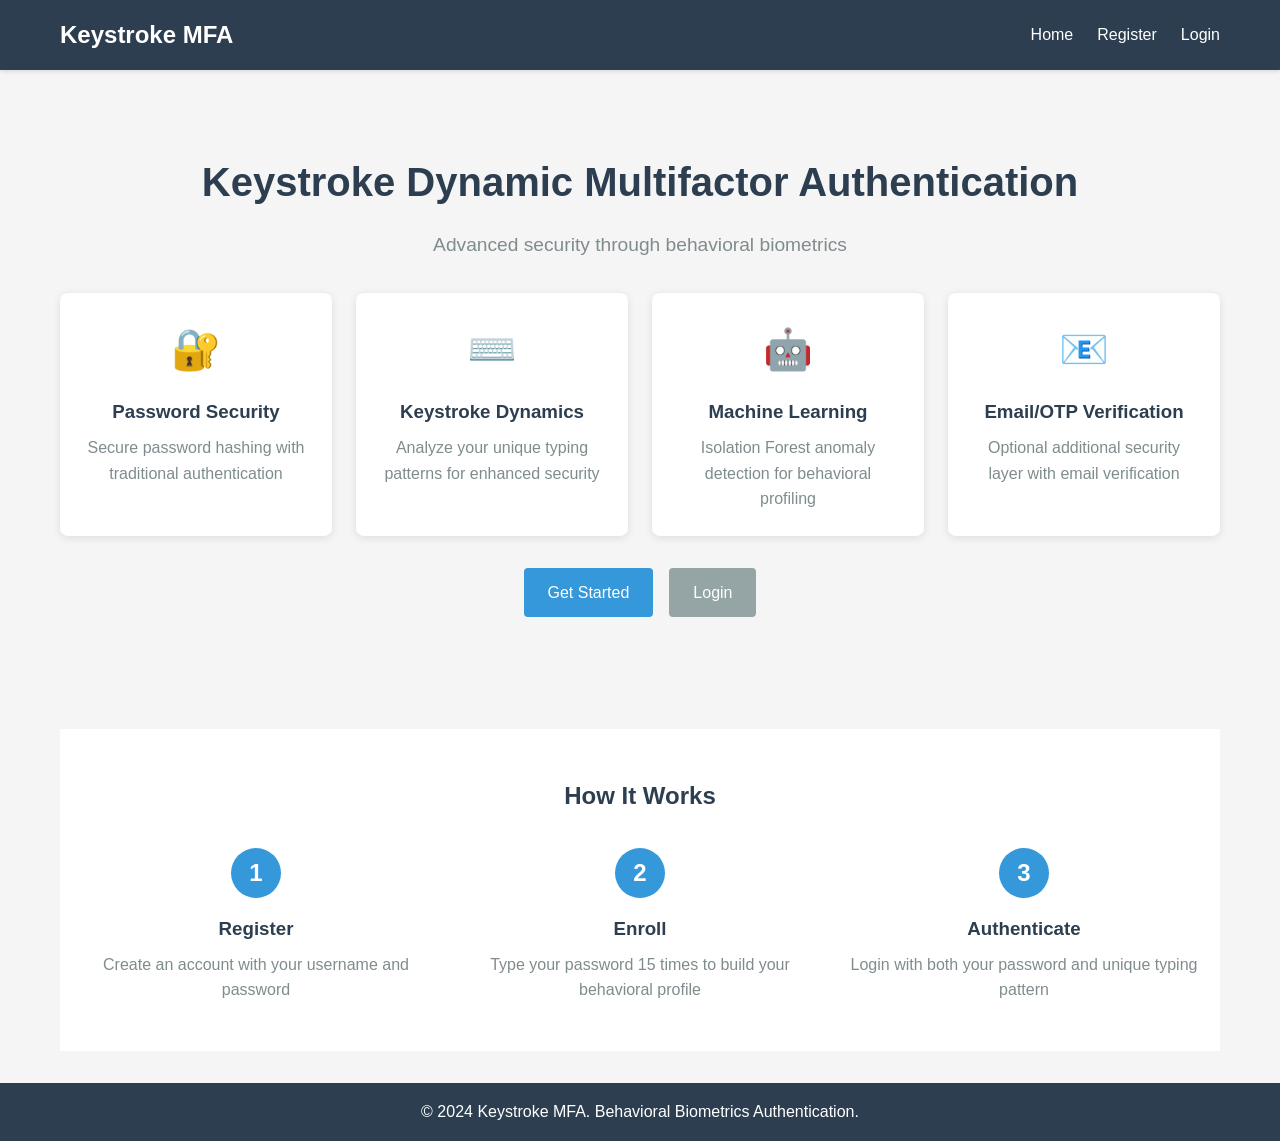
<file: frontend/index.html>
<!DOCTYPE html>
<html lang="en">
<head>
    <meta charset="UTF-8">
    <meta name="viewport" content="width=device-width, initial-scale=1.0">
    <title>Home - Keystroke MFA</title>
    <link rel="stylesheet" href="css/style.css">
</head>
<body>
    <nav class="navbar">
        <div class="container">
            <div class="nav-brand">
                <a href="/">Keystroke MFA</a>
            </div>
            <div class="nav-links">
                <a href="/">Home</a>
                <a href="/register">Register</a>
                <a href="/login">Login</a>
            </div>
        </div>
    </nav>

    <main class="main-content">
        <div class="container">
            <div class="hero-section">
                <h1>Keystroke Dynamic Multifactor Authentication</h1>
                <p class="hero-subtitle">Advanced security through behavioral biometrics</p>
                
                <div class="features-grid">
                    <div class="feature-card">
                        <div class="feature-icon">🔐</div>
                        <h3>Password Security</h3>
                        <p>Secure password hashing with traditional authentication</p>
                    </div>
                    
                    <div class="feature-card">
                        <div class="feature-icon">⌨️</div>
                        <h3>Keystroke Dynamics</h3>
                        <p>Analyze your unique typing patterns for enhanced security</p>
                    </div>
                    
                    <div class="feature-card">
                        <div class="feature-icon">🤖</div>
                        <h3>Machine Learning</h3>
                        <p>Isolation Forest anomaly detection for behavioral profiling</p>
                    </div>
                    
                    <div class="feature-card">
                        <div class="feature-icon">📧</div>
                        <h3>Email/OTP Verification</h3>
                        <p>Optional additional security layer with email verification</p>
                    </div>
                </div>
                
                <div class="cta-section">
                    <a href="/register" class="btn btn-primary">Get Started</a>
                    <a href="/login" class="btn btn-secondary">Login</a>
                </div>
            </div>

            <div class="info-section">
                <div class="container">
                    <h2>How It Works</h2>
                    <div class="steps-container">
                        <div class="step">
                            <div class="step-number">1</div>
                            <div class="step-content">
                                <h3>Register</h3>
                                <p>Create an account with your username and password</p>
                            </div>
                        </div>
                        
                        <div class="step">
                            <div class="step-number">2</div>
                            <div class="step-content">
                                <h3>Enroll</h3>
                                <p>Type your password 15 times to build your behavioral profile</p>
                            </div>
                        </div>
                        
                        <div class="step">
                            <div class="step-number">3</div>
                            <div class="step-content">
                                <h3>Authenticate</h3>
                                <p>Login with both your password and unique typing pattern</p>
                            </div>
                        </div>
                    </div>
                </div>
            </div>
        </div>
    </main>

    <footer class="footer">
        <div class="container">
            <p>&copy; 2024 Keystroke MFA. Behavioral Biometrics Authentication.</p>
        </div>
    </footer>
</body>
</html>
</file>
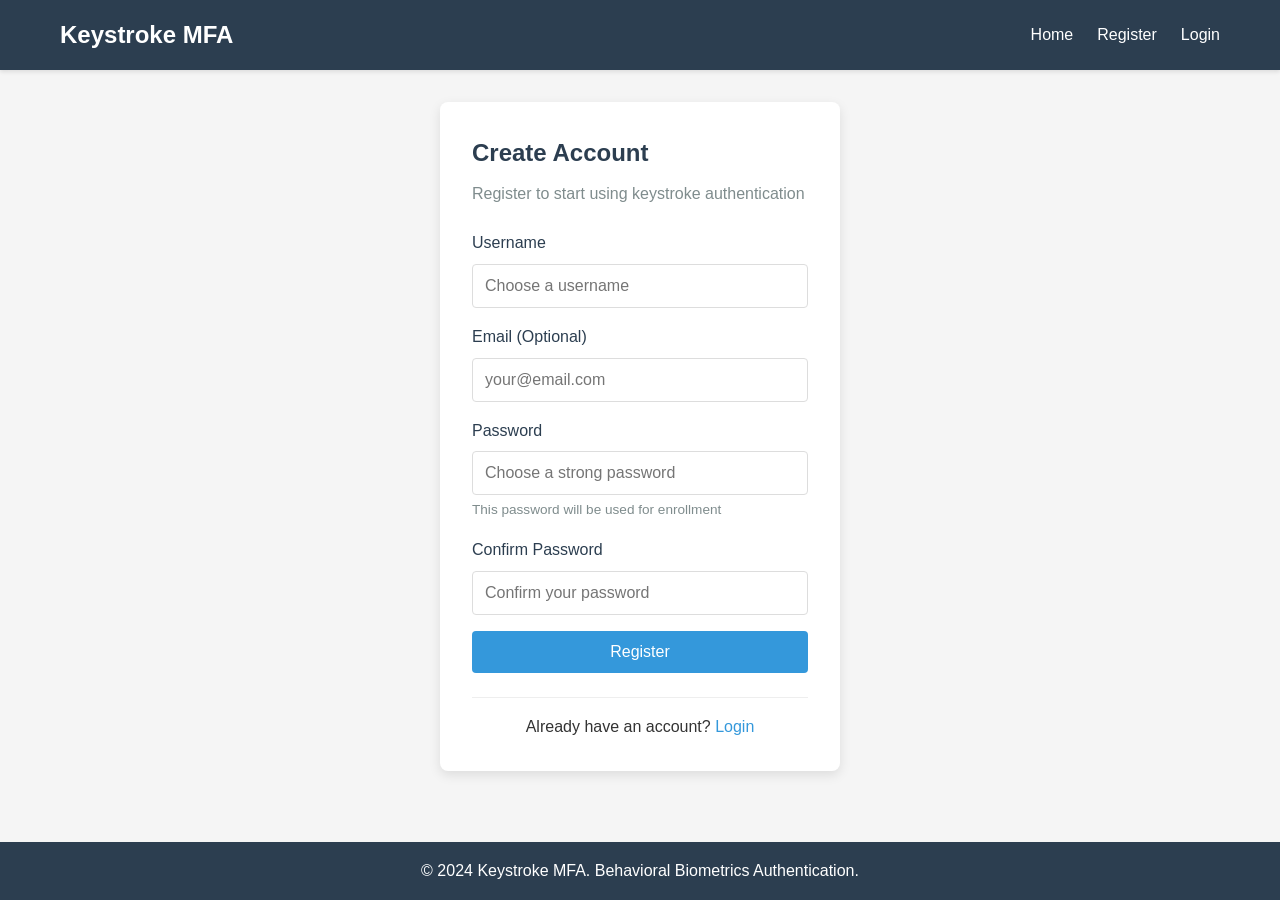
<file: frontend/register.html>
<!DOCTYPE html>
<html lang="en">
<head>
    <meta charset="UTF-8">
    <meta name="viewport" content="width=device-width, initial-scale=1.0">
    <title>Register - Keystroke MFA</title>
    <link rel="stylesheet" href="css/style.css">
</head>
<body>
    <nav class="navbar">
        <div class="container">
            <div class="nav-brand">
                <a href="/">Keystroke MFA</a>
            </div>
            <div class="nav-links">
                <a href="/">Home</a>
                <a href="/register">Register</a>
                <a href="/login">Login</a>
            </div>
        </div>
    </nav>

    <main class="main-content">
        <div class="container">
            <div class="auth-container">
                <div class="auth-card">
                    <h2>Create Account</h2>
                    <p class="auth-subtitle">Register to start using keystroke authentication</p>
                    
                    <form id="registerForm" class="auth-form">
                        <div class="form-group">
                            <label for="username">Username</label>
                            <input type="text" id="username" name="username" required 
                                   placeholder="Choose a username" autocomplete="username">
                        </div>
                        
                        <div class="form-group">
                            <label for="email">Email (Optional)</label>
                            <input type="email" id="email" name="email" 
                                   placeholder="your@email.com" autocomplete="email">
                        </div>
                        
                        <div class="form-group">
                            <label for="password">Password</label>
                            <input type="password" id="password" name="password" required 
                                   placeholder="Choose a strong password" autocomplete="new-password">
                            <small class="form-hint">This password will be used for enrollment</small>
                        </div>
                        
                        <div class="form-group">
                            <label for="confirm_password">Confirm Password</label>
                            <input type="password" id="confirm_password" name="confirm_password" required 
                                   placeholder="Confirm your password" autocomplete="new-password">
                        </div>
                        
                        <button type="submit" class="btn btn-primary btn-block">Register</button>
                    </form>
                    
                    <div class="auth-footer">
                        <p>Already have an account? <a href="/login">Login</a></p>
                    </div>
                </div>
            </div>
        </div>
    </main>

    <footer class="footer">
        <div class="container">
            <p>&copy; 2024 Keystroke MFA. Behavioral Biometrics Authentication.</p>
        </div>
    </footer>

    <div id="notification" class="notification hidden"></div>

    <script>
    document.getElementById('registerForm').addEventListener('submit', async function(e) {
        e.preventDefault();
        
        const username = document.getElementById('username').value;
        const email = document.getElementById('email').value;
        const password = document.getElementById('password').value;
        const confirmPassword = document.getElementById('confirm_password').value;
        
        if (password !== confirmPassword) {
            showNotification('Passwords do not match', 'error');
            return;
        }
        
        if (password.length < 6) {
            showNotification('Password must be at least 6 characters', 'error');
            return;
        }
        
        try {
            const response = await fetch('/register', {
                method: 'POST',
                headers: {
                    'Content-Type': 'application/json',
                },
                body: JSON.stringify({ username, email, password })
            });
            
            const data = await response.json();
            
            if (response.ok) {
                showNotification('Registration successful! Redirecting to enrollment...', 'success');
                setTimeout(() => {
                    window.location.href = '/enroll';
                }, 1500);
            } else {
                showNotification(data.error || 'Registration failed', 'error');
            }
        } catch (error) {
            showNotification('Network error. Please try again.', 'error');
        }
    });

    function showNotification(message, type) {
        const notification = document.getElementById('notification');
        notification.textContent = message;
        notification.className = `notification ${type}`;
        
        setTimeout(() => {
            notification.className = 'notification hidden';
        }, 3000);
    }
    </script>
</body>
</html>
</file>
<file: frontend/css/style.css>
/* Reset and Base Styles */
* {
    margin: 0;
    padding: 0;
    box-sizing: border-box;
}

body {
    font-family: 'Segoe UI', Tahoma, Geneva, Verdana, sans-serif;
    line-height: 1.6;
    color: #333;
    background-color: #f5f5f5;
    min-height: 100vh;
    display: flex;
    flex-direction: column;
}

.container {
    max-width: 1200px;
    margin: 0 auto;
    padding: 0 20px;
}

/* Navigation */
.navbar {
    background-color: #2c3e50;
    color: white;
    padding: 1rem 0;
    box-shadow: 0 2px 4px rgba(0,0,0,0.1);
}

.navbar .container {
    display: flex;
    justify-content: space-between;
    align-items: center;
}

.nav-brand a {
    color: white;
    text-decoration: none;
    font-size: 1.5rem;
    font-weight: bold;
}

.nav-links {
    display: flex;
    gap: 1.5rem;
}

.nav-links a {
    color: white;
    text-decoration: none;
    transition: color 0.3s;
}

.nav-links a:hover {
    color: #3498db;
}

/* Main Content */
.main-content {
    flex: 1;
    padding: 2rem 0;
}

/* Hero Section */
.hero-section {
    text-align: center;
    padding: 3rem 0;
}

.hero-section h1 {
    font-size: 2.5rem;
    margin-bottom: 1rem;
    color: #2c3e50;
}

.hero-subtitle {
    font-size: 1.2rem;
    color: #7f8c8d;
    margin-bottom: 2rem;
}

/* Features Grid */
.features-grid {
    display: grid;
    grid-template-columns: repeat(auto-fit, minmax(250px, 1fr));
    gap: 1.5rem;
    margin: 2rem 0;
}

.feature-card {
    background: white;
    padding: 1.5rem;
    border-radius: 8px;
    box-shadow: 0 2px 8px rgba(0,0,0,0.1);
    text-align: center;
}

.feature-icon {
    font-size: 2.5rem;
    margin-bottom: 1rem;
}

.feature-card h3 {
    margin-bottom: 0.5rem;
    color: #2c3e50;
}

.feature-card p {
    color: #7f8c8d;
}

/* CTA Section */
.cta-section {
    margin: 2rem 0;
    display: flex;
    gap: 1rem;
    justify-content: center;
}

/* Buttons */
.btn {
    padding: 0.75rem 1.5rem;
    border: none;
    border-radius: 4px;
    cursor: pointer;
    font-size: 1rem;
    text-decoration: none;
    transition: background-color 0.3s;
    display: inline-block;
}

.btn-primary {
    background-color: #3498db;
    color: white;
}

.btn-primary:hover {
    background-color: #2980b9;
}

.btn-secondary {
    background-color: #95a5a6;
    color: white;
}

.btn-secondary:hover {
    background-color: #7f8c8d;
}

.btn-block {
    width: 100%;
}

/* Info Section */
.info-section {
    background-color: white;
    padding: 3rem 0;
    margin-top: 2rem;
}

.info-section h2 {
    text-align: center;
    margin-bottom: 2rem;
    color: #2c3e50;
}

/* Steps Container */
.steps-container {
    display: flex;
    justify-content: space-around;
    flex-wrap: wrap;
    gap: 2rem;
}

.step {
    flex: 1;
    min-width: 250px;
    text-align: center;
}

.step-number {
    width: 50px;
    height: 50px;
    background-color: #3498db;
    color: white;
    border-radius: 50%;
    display: flex;
    align-items: center;
    justify-content: center;
    font-size: 1.5rem;
    font-weight: bold;
    margin: 0 auto 1rem;
}

.step-content h3 {
    margin-bottom: 0.5rem;
    color: #2c3e50;
}

.step-content p {
    color: #7f8c8d;
}

/* Auth Container */
.auth-container {
    display: flex;
    justify-content: center;
    align-items: center;
    min-height: 60vh;
}

.auth-card {
    background: white;
    padding: 2rem;
    border-radius: 8px;
    box-shadow: 0 4px 12px rgba(0,0,0,0.1);
    width: 100%;
    max-width: 400px;
}

.auth-card h2 {
    margin-bottom: 0.5rem;
    color: #2c3e50;
}

.auth-subtitle {
    color: #7f8c8d;
    margin-bottom: 1.5rem;
}

/* Auth Form */
.auth-form {
    margin-bottom: 1.5rem;
}

.form-group {
    margin-bottom: 1rem;
}

.form-group label {
    display: block;
    margin-bottom: 0.5rem;
    color: #2c3e50;
    font-weight: 500;
}

.form-group input {
    width: 100%;
    padding: 0.75rem;
    border: 1px solid #ddd;
    border-radius: 4px;
    font-size: 1rem;
}

.form-group input:focus {
    outline: none;
    border-color: #3498db;
}

.form-hint {
    display: block;
    margin-top: 0.25rem;
    font-size: 0.85rem;
    color: #7f8c8d;
}

/* Auth Footer */
.auth-footer {
    text-align: center;
    padding-top: 1rem;
    border-top: 1px solid #eee;
}

.auth-footer a {
    color: #3498db;
    text-decoration: none;
}

.auth-footer a:hover {
    text-decoration: underline;
}

/* Security Info */
.security-info {
    margin-top: 1.5rem;
    padding: 1rem;
    background-color: #f8f9fa;
    border-radius: 4px;
    border-left: 4px solid #3498db;
}

.security-info h4 {
    margin-bottom: 0.5rem;
    color: #2c3e50;
}

.security-info p {
    font-size: 0.9rem;
    color: #7f8c8d;
}

/* Enrollment Container */
.enroll-container {
    display: flex;
    justify-content: center;
    align-items: center;
    min-height: 60vh;
}

.enroll-card {
    background: white;
    padding: 2rem;
    border-radius: 8px;
    box-shadow: 0 4px 12px rgba(0,0,0,0.1);
    width: 100%;
    max-width: 600px;
}

.enroll-card h2 {
    margin-bottom: 0.5rem;
    color: #2c3e50;
}

.enroll-subtitle {
    color: #7f8c8d;
    margin-bottom: 1.5rem;
}

/* Progress Section */
.progress-section {
    margin-bottom: 2rem;
}

.progress-bar {
    width: 100%;
    height: 20px;
    background-color: #ecf0f1;
    border-radius: 10px;
    overflow: hidden;
    margin-bottom: 0.5rem;
}

.progress-fill {
    height: 100%;
    background-color: #3498db;
    transition: width 0.3s ease;
}

.progress-text {
    text-align: center;
    color: #7f8c8d;
    font-size: 0.9rem;
}

/* Typing Feedback */
.typing-feedback {
    display: flex;
    align-items: center;
    gap: 0.5rem;
    padding: 1rem;
    background-color: #d4edda;
    border: 1px solid #c3e6cb;
    border-radius: 4px;
    color: #155724;
    margin-top: 1rem;
}

.feedback-icon {
    font-size: 1.5rem;
}

.hidden {
    display: none;
}

/* Enrollment Info */
.enroll-info {
    margin-top: 2rem;
    padding: 1.5rem;
    background-color: #f8f9fa;
    border-radius: 4px;
}

.enroll-info h3 {
    margin-bottom: 0.5rem;
    color: #2c3e50;
}

.enroll-info p {
    color: #7f8c8d;
    margin-bottom: 1rem;
}

.enroll-info ul {
    padding-left: 1.5rem;
    color: #7f8c8d;
}

.enroll-info li {
    margin-bottom: 0.25rem;
}

/* Completion Message */
.completion-message {
    text-align: center;
    padding: 2rem;
}

.success-icon {
    font-size: 3rem;
    color: #27ae60;
    margin-bottom: 1rem;
}

.completion-message h3 {
    margin-bottom: 1rem;
    color: #2c3e50;
}

.completion-message p {
    color: #7f8c8d;
    margin-bottom: 1.5rem;
}

/* Dashboard */
.dashboard-container {
    max-width: 1200px;
    margin: 0 auto;
    padding: 2rem 0;
}

.dashboard-header {
    margin-bottom: 2rem;
}

.dashboard-header h1 {
    color: #2c3e50;
    margin-bottom: 0.5rem;
}

.dashboard-subtitle {
    color: #7f8c8d;
}

.dashboard-grid {
    display: grid;
    grid-template-columns: repeat(auto-fit, minmax(250px, 1fr));
    gap: 1.5rem;
    margin-bottom: 2rem;
}

.dashboard-card {
    background: white;
    padding: 1.5rem;
    border-radius: 8px;
    box-shadow: 0 2px 8px rgba(0,0,0,0.1);
}

.card-icon {
    font-size: 2rem;
    margin-bottom: 1rem;
}

.dashboard-card h3 {
    margin-bottom: 0.5rem;
    color: #2c3e50;
}

.stat-number {
    font-size: 2.5rem;
    font-weight: bold;
    color: #3498db;
    margin: 0.5rem 0;
}

.stat-text {
    font-size: 1.2rem;
    color: #3498db;
    margin: 0.5rem 0;
}

.card-text {
    color: #7f8c8d;
    margin-bottom: 1rem;
}

.status-indicator {
    display: inline-block;
    padding: 0.25rem 0.75rem;
    border-radius: 12px;
    font-size: 0.85rem;
    font-weight: 500;
    margin-bottom: 0.5rem;
}

.status-indicator.complete {
    background-color: #d4edda;
    color: #155724;
}

.status-indicator.incomplete {
    background-color: #f8d7da;
    color: #721c24;
}

/* Dashboard Section */
.dashboard-section {
    background: white;
    padding: 2rem;
    border-radius: 8px;
    box-shadow: 0 2px 8px rgba(0,0,0,0.1);
    margin-bottom: 2rem;
}

.dashboard-section h2 {
    margin-bottom: 1.5rem;
    color: #2c3e50;
}

.info-grid {
    display: grid;
    grid-template-columns: repeat(auto-fit, minmax(300px, 1fr));
    gap: 1.5rem;
}

.info-item h4 {
    margin-bottom: 0.5rem;
    color: #2c3e50;
}

.info-item p {
    color: #7f8c8d;
    margin-bottom: 1rem;
}

.info-item ul {
    padding-left: 1.5rem;
    color: #7f8c8d;
}

.info-item li {
    margin-bottom: 0.25rem;
}

/* Dashboard Actions */
.dashboard-actions {
    display: flex;
    gap: 1rem;
    justify-content: center;
}

/* Notifications */
.notification {
    position: fixed;
    top: 20px;
    right: 20px;
    padding: 1rem 1.5rem;
    border-radius: 4px;
    color: white;
    z-index: 1000;
    animation: slideIn 0.3s ease;
}

.notification.success {
    background-color: #27ae60;
}

.notification.error {
    background-color: #e74c3c;
}

@keyframes slideIn {
    from {
        transform: translateX(100%);
        opacity: 0;
    }
    to {
        transform: translateX(0);
        opacity: 1;
    }
}

/* Footer */
.footer {
    background-color: #2c3e50;
    color: white;
    text-align: center;
    padding: 1rem 0;
    margin-top: auto;
}

/* Modal */
.modal {
    position: fixed;
    top: 0;
    left: 0;
    width: 100%;
    height: 100%;
    background-color: rgba(0, 0, 0, 0.5);
    display: flex;
    justify-content: center;
    align-items: center;
    z-index: 1000;
}

.modal-content {
    background: white;
    padding: 2rem;
    border-radius: 8px;
    width: 90%;
    max-width: 400px;
    box-shadow: 0 4px 12px rgba(0,0,0,0.2);
}

.modal-header {
    display: flex;
    justify-content: space-between;
    align-items: center;
    margin-bottom: 1.5rem;
}

.modal-header h3 {
    margin: 0;
    color: #2c3e50;
}

.close-modal {
    background: none;
    border: none;
    font-size: 1.5rem;
    cursor: pointer;
    color: #7f8c8d;
}

.close-modal:hover {
    color: #2c3e50;
}

.modal-body {
    text-align: center;
}

.modal-body p {
    margin-bottom: 1rem;
    color: #7f8c8d;
}

.modal-body input {
    width: 100%;
    padding: 0.75rem;
    border: 1px solid #ddd;
    border-radius: 4px;
    font-size: 1.2rem;
    text-align: center;
    letter-spacing: 0.5rem;
    margin-bottom: 1rem;
}

.modal-body input:focus {
    outline: none;
    border-color: #3498db;
}

/* Responsive Design */
@media (max-width: 768px) {
    .navbar .container {
        flex-direction: column;
        gap: 1rem;
    }
    
    .nav-links {
        flex-wrap: wrap;
        justify-content: center;
    }
    
    .hero-section h1 {
        font-size: 2rem;
    }
    
    .features-grid {
        grid-template-columns: 1fr;
    }
    
    .steps-container {
        flex-direction: column;
    }
    
    .dashboard-grid {
        grid-template-columns: 1fr;
    }
    
    .info-grid {
        grid-template-columns: 1fr;
    }
    
    .dashboard-actions {
        flex-direction: column;
    }
}
</file>
